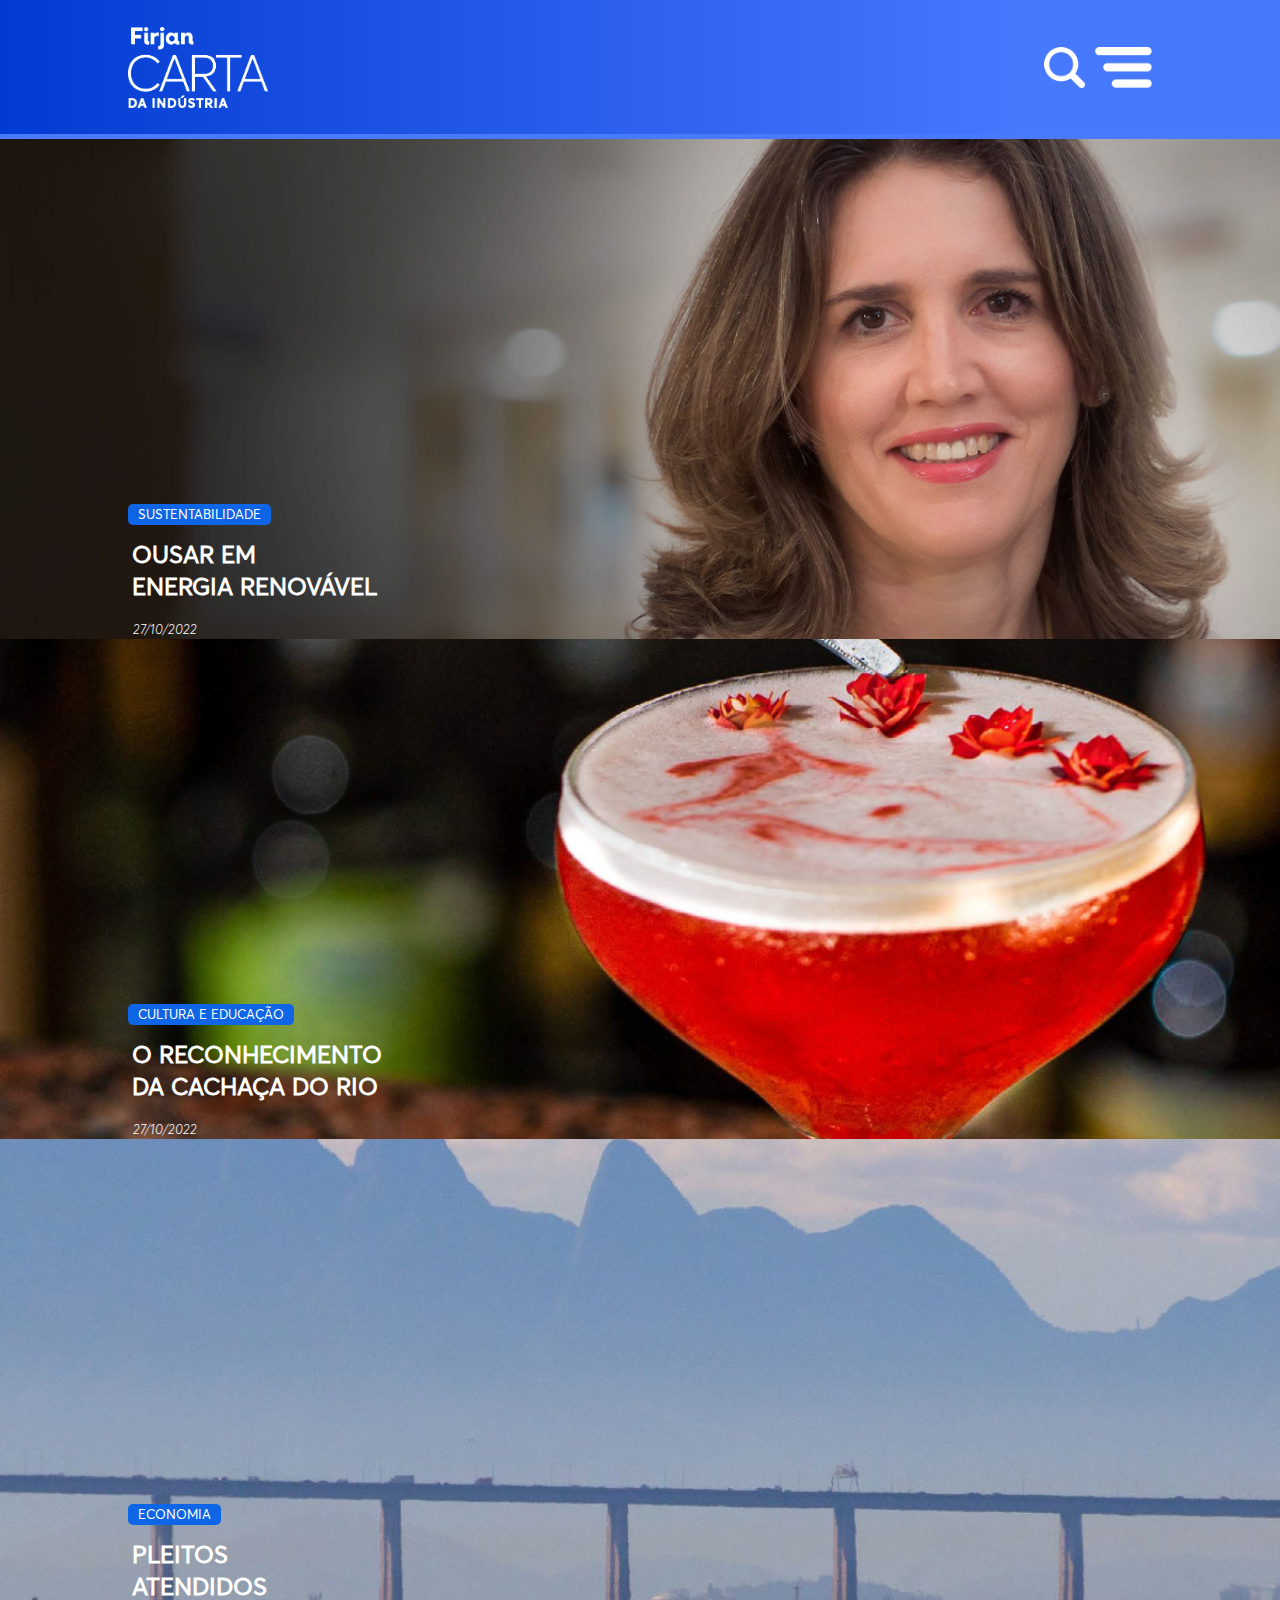
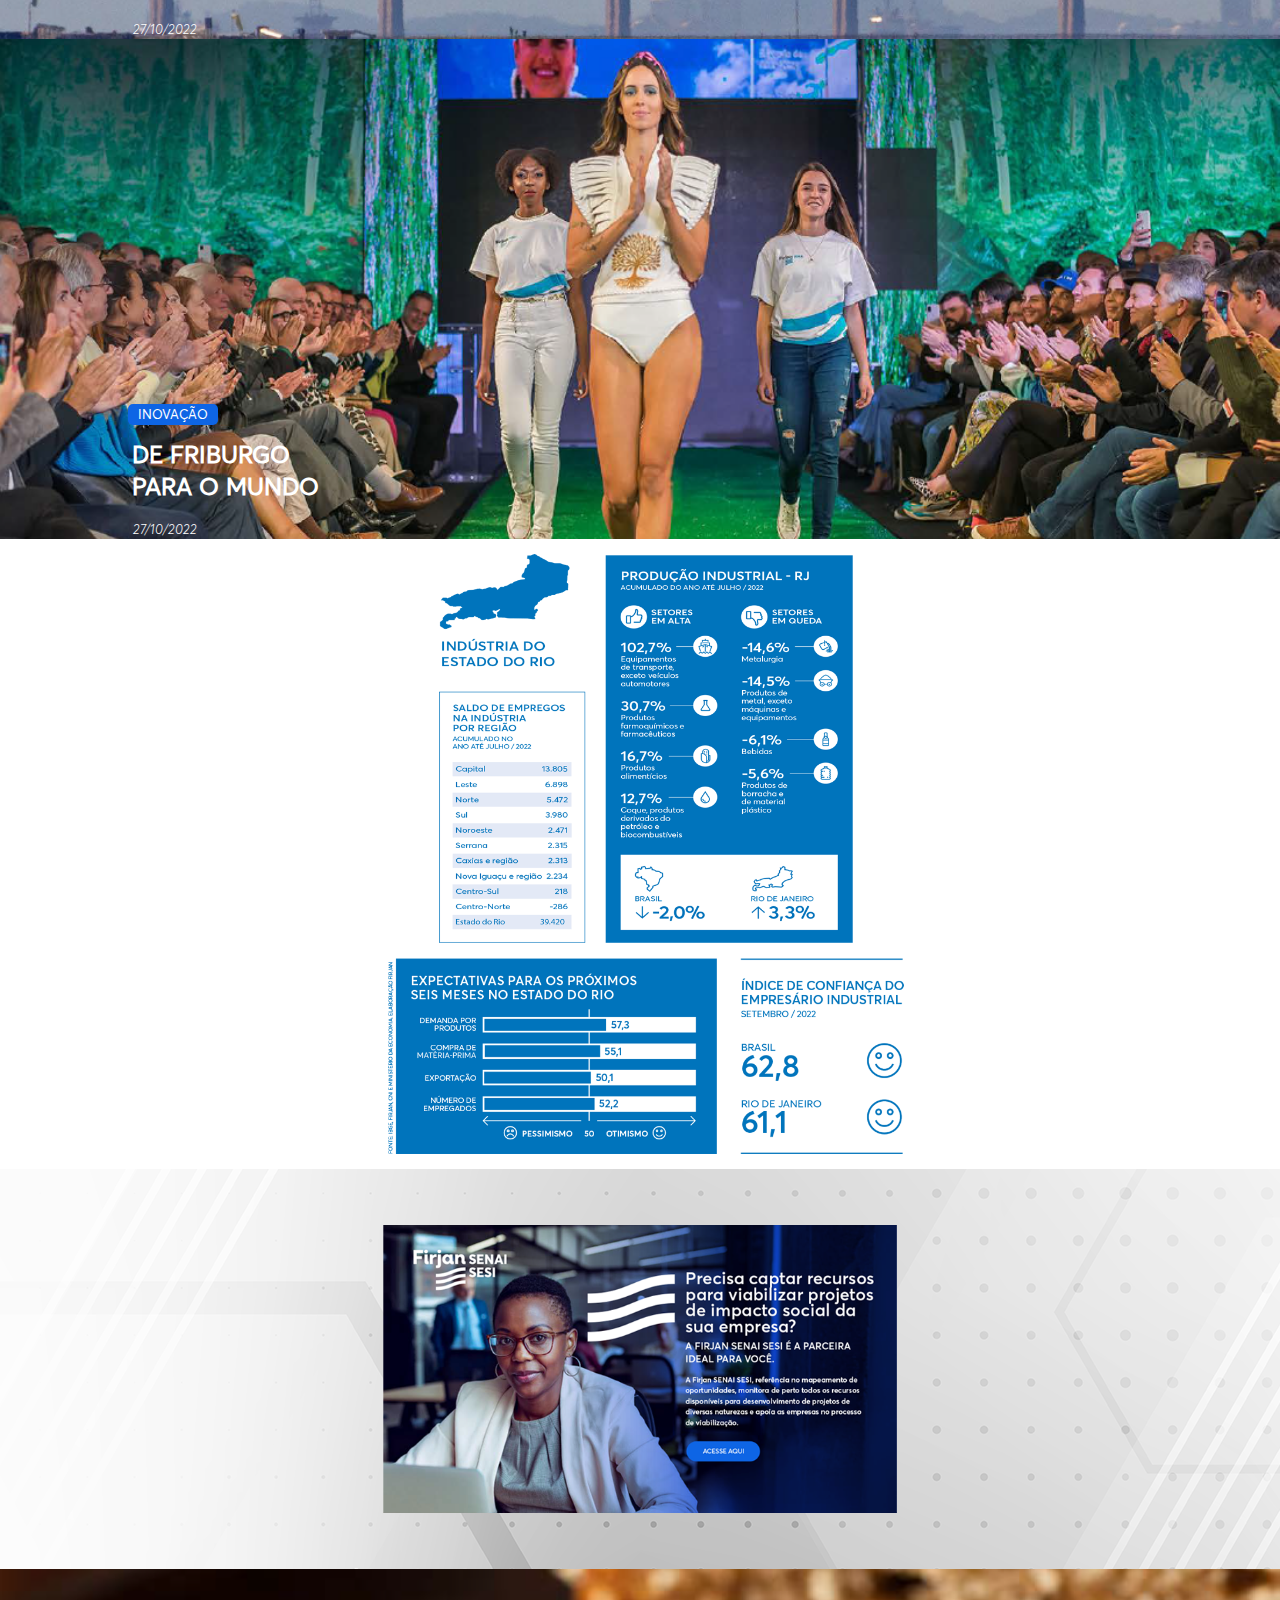
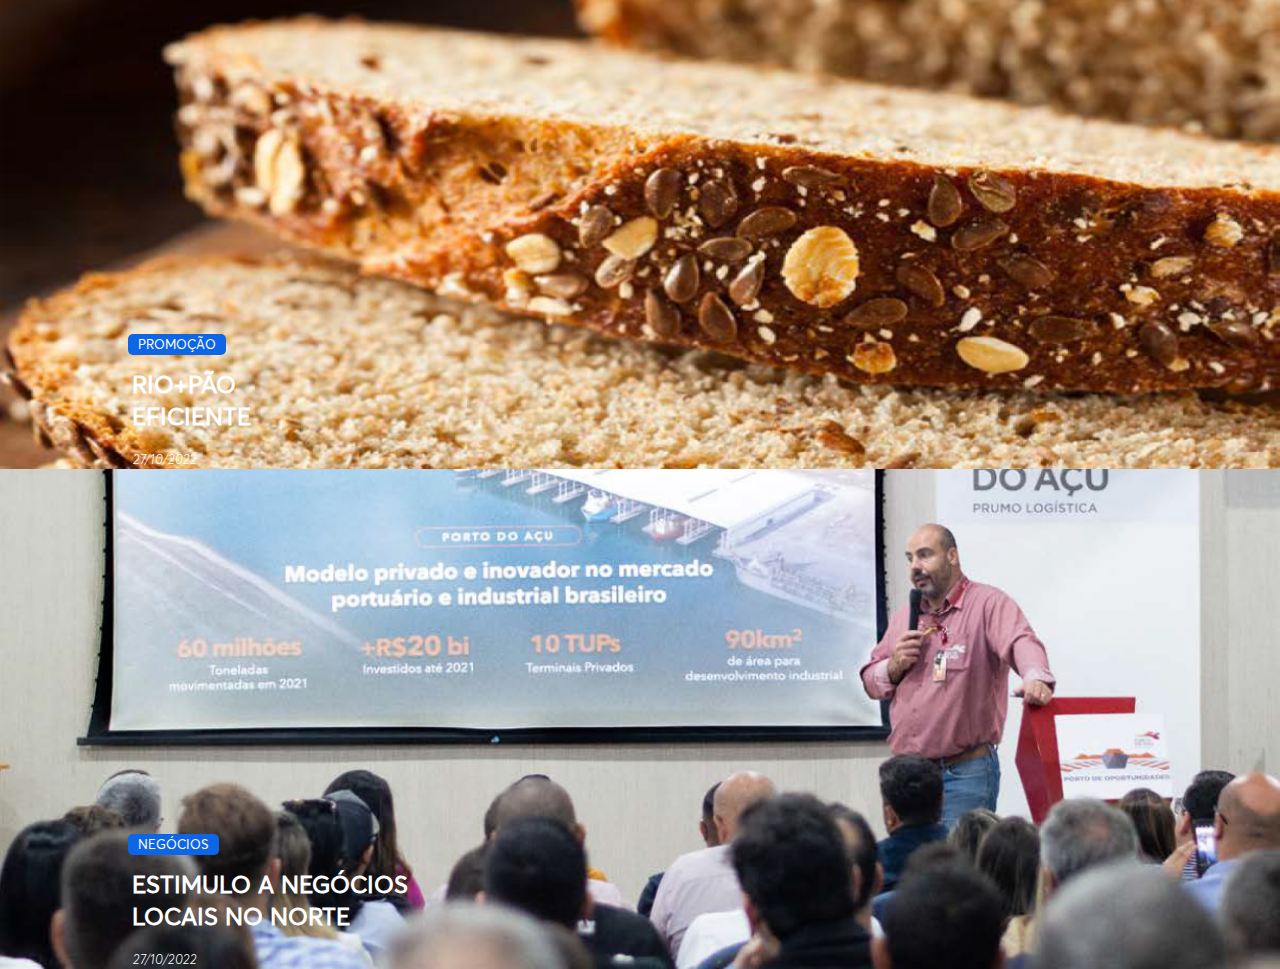
<file: index.html>
<!DOCTYPE html>
<html lang="pt-BR">

<head>
    <meta charset="UTF-8">
    <meta http-equiv="X-UA-Compatible" content="IE=edge">
    <meta name="viewport" content="width=device-width, initial-scale=1.0">
    <link rel="stylesheet" href="./css/style.css">
    <title>Carta da Indústria</title>
</head>

<body>
    <div class="spacing">
        <header class="header">
            <div class="header-navbar">
                <a href="index.html" class="a-logo"><img class="logo" src="assets/images/logo_v2b-2.png" alt="logo"></a>
                <div class="container">
                    <img class="search" src="assets/images/lupa.png" alt="buscar-logo">
                    <img class="close" src="assets/images/cancel.png" alt="buscar-logo">
                    <img class="menu_icon" src="assets/images/menu.png" alt="menu-icon">
                    <img class="close_menu" src="assets/images/cancel.png" alt="close-menu">
                </div>

                <div class="buscar">
                    <div class="buscar__search">
                        <input type="text" name="buscar" placeholder="Digite aqui sua busca...">
                        <a href="pages/search.html"><img class="buscar__search-img" src="assets/images/lupa2.png" alt="buscar-logo"></a>
                    </div>
                </div>
            </div>
            <div class="menu-align">
                <div class="menu">
                    <ul class="menu-lista">
                        <li><a href="index.html" class="selected">Início</a></li>
                        <details>
                            <summary>Categorias</summary>
                            <a href="./pages/categories.html"><li>Articulação</li></a>
                            <a href="./pages/categories.html"><li>Competitividade</li></a>
                            <a href="./pages/categories.html"><li>Economia</li></a>
                            <a href="./pages/categories.html"><li>Educação e Cultura</li></a>
                            <a href="./pages/categories.html"><li>Infraestrutura</li></a>
                            <a href="./pages/categories.html"><li>Inovação</li></a>
                            <a href="./pages/categories.html"><li>Institucional</li></a>
                            <a href="./pages/categories.html"><li>Negócios</li></a>
                            <a href="./pages/categories.html"><li>Regionais</li></a>
                            <a href="./pages/categories.html"><li>Sustentabilidade</li></a>
                            <a href="./pages/categories.html"><li>Promoção da Saude</li></a>
                            <hr>
                        </details>
                        <li><a href="/pages/about.html">Sobre a Carta</a></li>
                        <li><a href="https://www.firjan.com.br/publicacoes/informativos/carta-da-industria.htm" target="_blank">Edições antigas</a></li>
                        <li><a href="https://www.firjan.com.br/associe.htm" target="_blank">Associe-se</a></li>
                    </ul>
                    <div class="menu-footer">
                        <div class="social">
                            <a href="https://firjan.com.br/pagina-inicial.htm" target="_blank"><img class="logo_firjan" src="assets/images/logo_firjan.png" alt="Logo Firjan"></a>
                            <div> 
                                <a href="https://www.linkedin.com/company/firjan/" target="_blank"><img src="assets/images/linkdin.png" alt="linkedin"></a>
                                <a href="https://www.instagram.com/firjan/?hl=pt" target="_blank"><img src="assets/images/instagram.png" alt="instagram"></a>
                                <a href="https://www.facebook.com/firjanoficial" target="_blank"><img src="assets/images/facebook.png" alt="facebook"></a>
                                <a href="https://twitter.com/firjan" target="_blank"><img src="assets/images/twitter.png" alt="twitter"></a>
                                <a href="http://www.youtube.com/user/sistemafirjan" target="_blank"><img src="assets/images/youtube.png" alt="youtube"></a>
                            </div>
                        </div>
                    </div>
                </div>
            </div>
        </header>
        <div class="gap"></div>
        <main>
            <a href="./pages/post/energia.html">
                <section class="section">
                    <img src="assets/images/woman.png" alt="imagem-section">
                    <div class="texts">
                        <a href="./pages/categories.html" class="categoria">sustentabilidade</a>
                        <a href="./pages/post/energia.html">
                            <h2>OUSAR EM <br> ENERGIA RENOVÁVEL</h2>
                            <span>27/10/2022</span>
                        </a>
                    </div>
                </section>
            </a>

            <a href="#">
            <section class="section">
                <img src="assets/images/drink.png" alt="imagem-section">
                <div class="texts">
                    <a href="./pages/categories.html" class="categoria">cultura e educação</a>
                    <a href="#">    
                        <h2>O RECONHECIMENTO <br> DA CACHAÇA DO RIO</h2>
                        <span>27/10/2022</span>
                    </a>
                </div>
            </section>
            </a>

            <a href="#">
            <section class="section">
                <img src="assets/images/rio.png" alt="imagem-section">
                <div class="texts">
                    <a href="./pages/categories.html" class="categoria">Economia</a>
                    <a href="#"> 
                        <h2>PLEITOS<br> ATENDIDOS</h2>
                        <span>27/10/2022</span>
                    </a>
                </div>
            </section>
            </a>

            <a href="./pages/post/post.html">
                <section class="section">
                    <img src="assets/images/desfile.png" alt="imagem-section">
                    <div class="texts">
                        <a href="./pages/categories.html" class="categoria">inovação</a>
                        <a href="./pages/post/post.html"> 
                            <h2>DE FRIBURGO<br> PARA O MUNDO</h2>
                            <span>27/10/2022</span>
                        </a>
                    </div>
                </section>
            </a>

            <section class="grafico">
                <img src="assets/images/grafico.png" alt="grafico" >
            </section>
            
            <section class="ads">
                <span>Publicidade</span>
                <a href="#"><img src="assets/images/ads.png" alt="imagem-section"></a>
            </section>

            <a href="#">
            <section class="section">
                <img src="assets/images/pao.png" alt="imagem-section">
                <div class="texts">
                    <a href="./pages/categories.html" class="categoria">promoção</a>
                    <a href="#">
                        <h2>RIO+PÃO<br> EFICIENTE</h2>
                        <span>27/10/2022</span>
                    </a>
                </div>
            </section>
            </a>

            <a href="#">
            <section class="section">
                <img src="assets/images/reuniao.png" alt="imagem-section">
                <div class="texts">
                    <a href="./pages/categories.html" class="categoria">negócios</a>
                    <a href="#">
                        <h2>ESTIMULO A NEGÓCIOS<br> LOCAIS NO NORTE</h2>
                        <span>27/10/2022</span>
                    </a>
                </div>
            </section>
            </a>
        </main>
    </div>
    <script src="./js/script.js"></script>
</body>

</html>
</file>
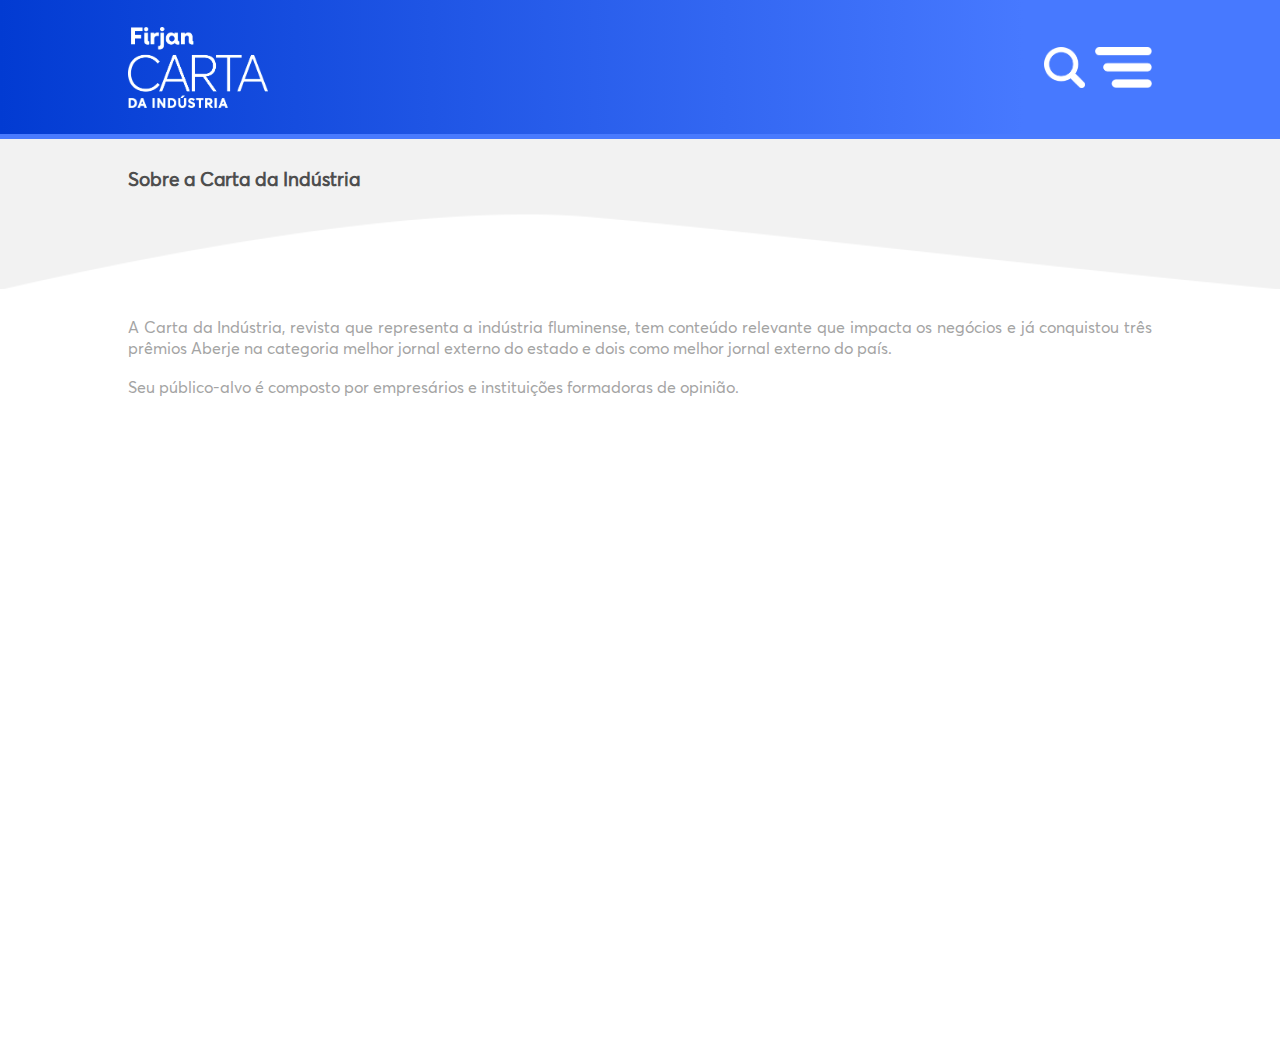
<file: pages/about.html>
<!DOCTYPE html>
<html lang="pt-BR">

<head>
    <meta charset="UTF-8">
    <meta http-equiv="X-UA-Compatible" content="IE=edge">
    <meta name="viewport" content="width=device-width, initial-scale=1.0">
    <link rel="stylesheet" href="../css/style.css">
    <title>Carta da Industria</title>
</head>

<body>
    <div class="spacing">
        <header class="header">
            <div class="header-navbar">
                <a href="../index.html" class="a-logo"><img class="logo" src="../assets/images/logo_v2b-2.png" alt="logo"></a>
                <div class="container">
                    <img class="search" src="../assets/images/lupa.png" alt="buscar-logo">
                    <img class="close" src="../assets/images/cancel.png" alt="buscar-logo">
                    <img class="menu_icon" src="../assets/images/menu.png" alt="menu-icon">
                    <img class="close_menu" src="../assets/images/cancel.png" alt="close-menu">
                </div>

                <div class="buscar">
                    <div class="buscar__search">
                        <input type="text" name="buscar" placeholder="Digite aqui sua busca...">
                        <a href="search.html"><img class="buscar__search-img" src="../assets/images/lupa2.png" alt="buscar-logo"></a>
                    </div>
                </div>
            </div>
            <div class="menu-align">
                <div class="menu">
                    <ul class="menu-lista">
                        <li><a href="../index.html">Início</a></li>
                        <details>
                            <summary>Categorias</summary>
                            <a href="categories.html"><li>Articulação</li></a>
                            <a href="categories.html"><li>Competitividade</li></a>
                            <a href="categories.html"><li>Economia</li></a>
                            <a href="categories.html"><li>Educação e Cultura</li></a>
                            <a href="categories.html"><li>Infraestrutura</li></a>
                            <a href="categories.html"><li>Inovação</li></a>
                            <a href="categories.html"><li>Institucional</li></a>
                            <a href="categories.html"><li>Negócios</li></a>
                            <a href="categories.html"><li>Regionais</li></a>
                            <a href="categories.html"><li>Sustentabilidade</li></a>
                            <a href="categories.html"><li>Promoção da Saude</li></a>
                            <hr>
                        </details>
                        <li><a href="#" class="selected">Sobre a Carta</a></li>
                        <li><a href="https://www.firjan.com.br/publicacoes/informativos/carta-da-industria.htm" target="_blank">Edições antigas</a></li>
                        <li><a href="https://www.firjan.com.br/associe.htm" target="_blank">Associe-se</a></li>
                    </ul>
                    <div class="menu-footer">
                        <div class="social">
                            <a href="https://firjan.com.br/pagina-inicial.htm" target="_blank"><img class="logo_firjan" src="../assets/images/logo_firjan.png" alt="Logo Firjan"></a>
                            <div> 
                                <a href="https://www.linkedin.com/company/firjan/" target="_blank"><img src="../assets/images/linkdin.png" alt="linkedin"></a>
                                <a href="https://www.instagram.com/firjan/?hl=pt" target="_blank"><img src="../assets/images/instagram.png" alt="instagram"></a>
                                <a href="https://www.facebook.com/firjanoficial" target="_blank"><img src="../assets/images/facebook.png" alt="facebook"></a>
                                <a href="https://twitter.com/firjan" target="_blank"><img src="../assets/images/twitter.png" alt="twitter"></a>
                                <a href="http://www.youtube.com/user/sistemafirjan" target="_blank"><img src="../assets/images/youtube.png" alt="youtube"></a>
                            </div>
                        </div>
                    </div>
                </div>
            </div>
        </header>
        <div class="gap"></div>
        <main class="main__pages">
            <div class="about__header">
                <h2>Sobre a Carta da Indústria</h2>
                <img src="../assets/images/background-wave.png" alt="background-wave">
            </div>
            <div class="about__content">
                <p class="about__content-text">
                    A Carta da Indústria, revista que representa a indústria fluminense, tem conteúdo relevante que impacta os negócios e já conquistou três prêmios Aberje na categoria melhor jornal externo do estado e dois como melhor jornal externo do país.
                </p>
                <p class="about__content-text">
                    Seu público-alvo é composto por empresários e instituições formadoras de opinião.
                </p>
            </div>
        </main>

    </div>



    <script src="../js/script.js"></script>
</body>

</html>
</file>
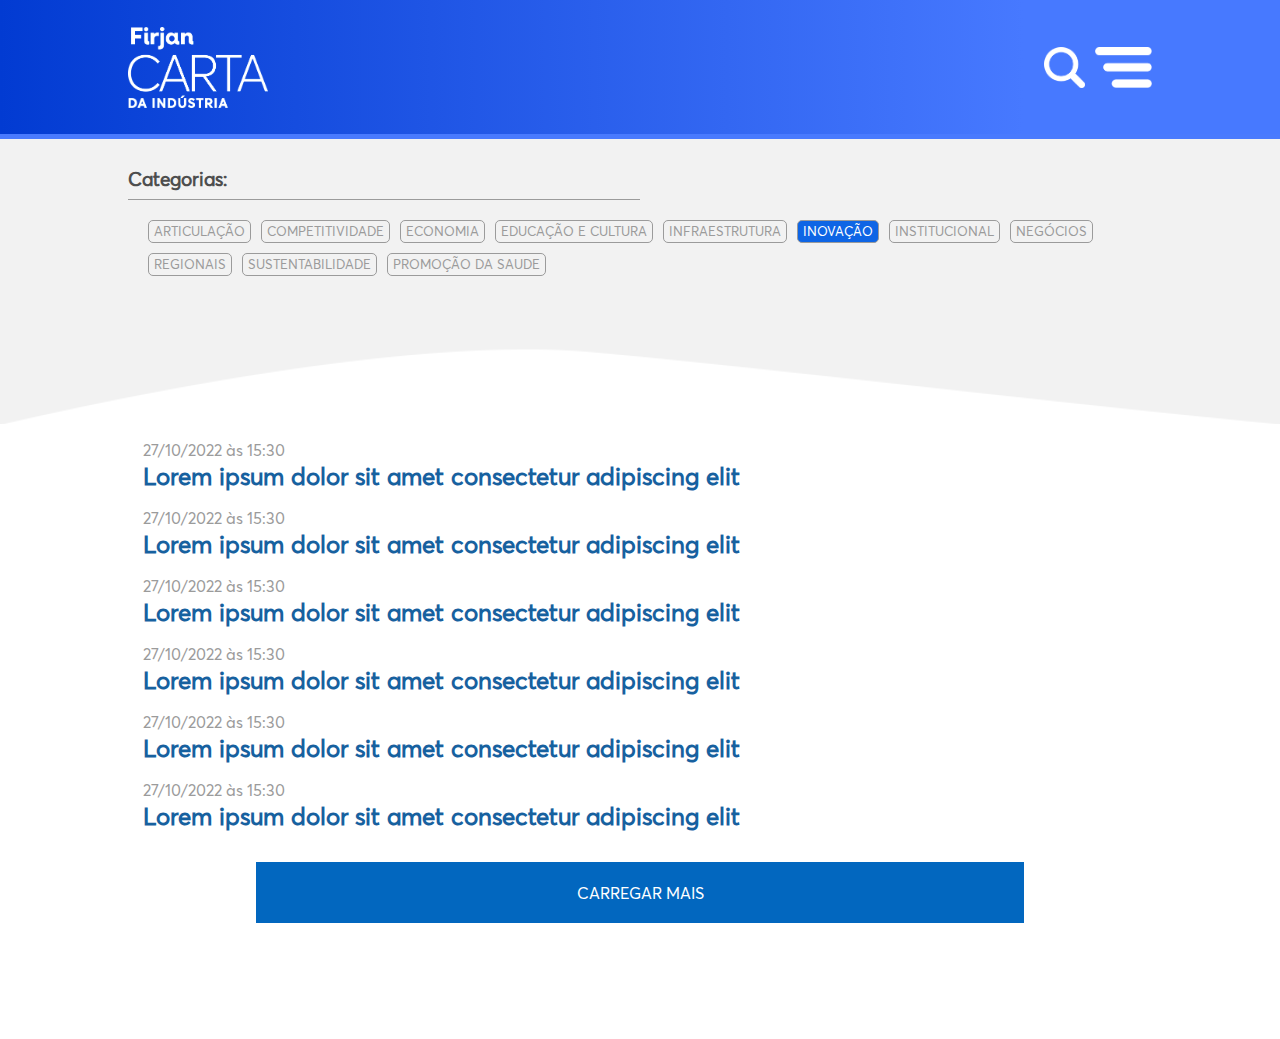
<file: pages/categories.html>
<!DOCTYPE html>
<html lang="pt-BR">

<head>
    <meta charset="UTF-8">
    <meta http-equiv="X-UA-Compatible" content="IE=edge">
    <meta name="viewport" content="width=device-width, initial-scale=1.0">
    <link rel="stylesheet" href="../css/style.css">
    <title>Carta da Industria</title>
</head>

<body>
    <div class="spacing">
        <header class="header">
            <div class="header-navbar">
                <a href="../index.html" class="a-logo"><img class="logo" src="../assets/images/logo_v2b-2.png" alt="logo"></a>
                <div class="container">
                    <img class="search" src="../assets/images/lupa.png" alt="buscar-logo">
                    <img class="close" src="../assets/images/cancel.png" alt="buscar-logo">
                    <img class="menu_icon" src="../assets/images/menu.png" alt="menu-icon">
                    <img class="close_menu" src="../assets/images/cancel.png" alt="close-menu">
                </div>

                <div class="buscar">
                    <div class="buscar__search">
                        <input type="text" name="buscar" placeholder="Digite aqui sua busca...">
                        <a href="search.html"><img class="buscar__search-img" src="../assets/images/lupa2.png" alt="buscar-logo"></a>
                    </div>
                </div>
            </div>
            <div class="menu-align">
                <div class="menu">
                    <ul class="menu-lista">
                        <li><a href="../index.html">Início</a></li>
                        <details>
                            <summary class="selected">Categorias</summary>
                            <a href="#"><li>Articulação</li></a>
                            <a href="#"><li>Competitividade</li></a>
                            <a href="#"><li>Economia</li></a>
                            <a href="#"><li>Educação e Cultura</li></a>
                            <a href="#"><li>Infraestrutura</li></a>
                            <a href="#"><li>Inovação</li></a>
                            <a href="#"><li>Institucional</li></a>
                            <a href="#"><li>Negócios</li></a>
                            <a href="#"><li>Regionais</li></a>
                            <a href="#"><li>Sustentabilidade</li></a>
                            <a href="#"><li>Promoção da Saude</li></a>
                            <hr>
                        </details>
                        <li><a href="about.html">Sobre a Carta</a></li>
                        <li><a href="https://www.firjan.com.br/publicacoes/informativos/carta-da-industria.htm" target="_blank">Edições antigas</a></li>
                        <li><a href="https://www.firjan.com.br/associe.htm" target="_blank">Associe-se</a></li>
                    </ul>
                    <div class="menu-footer">
                        <div class="social">
                            <a href="https://firjan.com.br/pagina-inicial.htm" target="_blank"><img class="logo_firjan" src="../assets/images/logo_firjan.png" alt="Logo Firjan"></a>
                            <div> 
                                <a href="https://www.linkedin.com/company/firjan/" target="_blank"><img src="../assets/images/linkdin.png" alt="linkedin"></a>
                                <a href="https://www.instagram.com/firjan/?hl=pt" target="_blank"><img src="../assets/images/instagram.png" alt="instagram"></a>
                                <a href="https://www.facebook.com/firjanoficial" target="_blank"><img src="../assets/images/facebook.png" alt="facebook"></a>
                                <a href="https://twitter.com/firjan" target="_blank"><img src="../assets/images/twitter.png" alt="twitter"></a>
                                <a href="http://www.youtube.com/user/sistemafirjan" target="_blank"><img src="../assets/images/youtube.png" alt="youtube"></a>
                            </div>
                        </div>
                    </div>
                </div>
            </div>
        </header>
        <div class="gap"></div>
        <main class="main__pages">
            <div class="categories">

                <div>
                    <h2>Categorias:</h2>
                    <div class="categories__options">
                        <button class="btn__categories">articulação</button>
                        <button class="btn__categories">Competitividade</button>
                        <button class="btn__categories">economia</button>
                        <button class="btn__categories">educação e cultura</button>
                        <button class="btn__categories">infraestrutura</button>
                        <button class="btn__categories btn__categories-active">inovação</button>
                        <button class="btn__categories">institucional</button>
                        <button class="btn__categories">negócios</button>
                        <button class="btn__categories">regionais</button>
                        <button class="btn__categories">sustentabilidade</button>
                        <button class="btn__categories">promoção da saude</button>                  
                    </div>
                </div>

                <img src="../assets/images/background-wave.png" alt="background-wave">
            </div>

            <div class="filter">

                <section>
                    <span>27/10/2022 às 15:30</span>
                    <a href="/pages/post/energia.html"><h2>Lorem ipsum dolor sit amet consectetur adipiscing elit</h2></a>
                </section>
                <section>
                    <span>27/10/2022 às 15:30</span>
                    <a href="/pages/post/energia.html"><h2>Lorem ipsum dolor sit amet consectetur adipiscing elit</h2></a>
                </section>
                <section>
                    <span>27/10/2022 às 15:30</span>
                    <a href="/pages/post/energia.html"><h2>Lorem ipsum dolor sit amet consectetur adipiscing elit</h2></a>
                </section>
                <section>
                    <span>27/10/2022 às 15:30</span>
                    <a href="/pages/post/energia.html"><h2>Lorem ipsum dolor sit amet consectetur adipiscing elit</h2></a>
                </section>
                <section>
                    <span>27/10/2022 às 15:30</span>
                    <a href="/pages/post/energia.html"><h2>Lorem ipsum dolor sit amet consectetur adipiscing elit</h2></a>
                </section>
                <section>
                    <span>27/10/2022 às 15:30</span>
                    <a href="/pages/post/energia.html"><h2>Lorem ipsum dolor sit amet consectetur adipiscing elit</h2></a>
                </section>
            </div>


            <button class="load">
                CARREGAR MAIS
            </button>
        </main>

    </div>



    <script src="../js/script.js"></script>
</body>

</html>
</file>
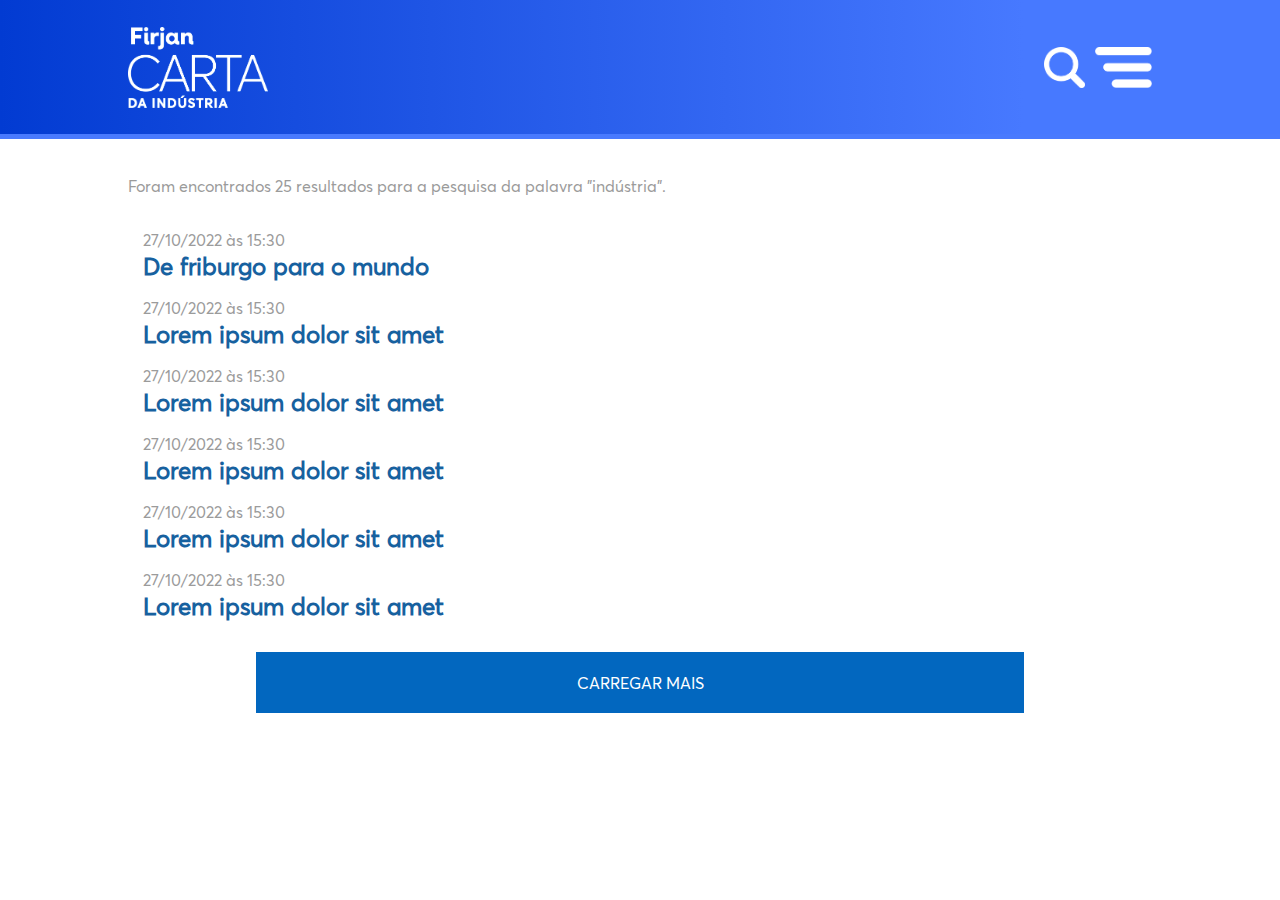
<file: pages/search.html>
<!DOCTYPE html>
<html lang="en">

<head>
    <meta charset="UTF-8">
    <meta http-equiv="X-UA-Compatible" content="IE=edge">
    <meta name="viewport" content="width=device-width, initial-scale=1.0">
    <link rel="stylesheet" href="../css/style.css">
    <title>Carta da Industria</title>
</head>

<body>
    <div class="spacing">
        <header class="header">
            <div class="header-navbar">
                <a href="../index.html" class="a-logo"><img class="logo" src="../assets/images/logo_v2b-2.png" alt="logo"></a>
                <div class="container">
                    <img class="search" src="../assets/images/lupa.png" alt="buscar-logo">
                    <img class="close" src="../assets/images/cancel.png" alt="buscar-logo">
                    <img class="menu_icon" src="../assets/images/menu.png" alt="menu-icon">
                    <img class="close_menu" src="../assets/images/cancel.png" alt="close-menu">
                </div>

                <div class="buscar">
                    <div class="buscar__search">
                        <input type="text" name="buscar" placeholder="Digite aqui sua busca...">
                        <a href="#"><img class="buscar__search-img" src="../assets/images/lupa2.png" alt="buscar-logo"></a>
                    </div>
                </div>
            </div>
            <div class="menu-align">
                <div class="menu">
                    <ul class="menu-lista">
                        <li><a href="../index.html">Início</a></li>
                        <details>
                            <summary>Categorias</summary>
                            <a href="categories.html"><li>Articulação</li></a>
                            <a href="categories.html"><li>Competitividade</li></a>
                            <a href="categories.html"><li>Economia</li></a>
                            <a href="categories.html"><li>Educação e Cultura</li></a>
                            <a href="categories.html"><li>Infraestrutura</li></a>
                            <a href="categories.html"><li>Inovação</li></a>
                            <a href="categories.html"><li>Institucional</li></a>
                            <a href="categories.html"><li>Negócios</li></a>
                            <a href="categories.html"><li>Regionais</li></a>
                            <a href="categories.html"><li>Sustentabilidade</li></a>
                            <a href="categories.html"><li>Promoção da Saude</li></a>
                            <hr>
                        </details>
                        <li><a href="#">Sobre a Carta</a></li>
                        <li><a href="#">Edições antigas</a></li>
                        <li><a href="#">Associe-se</a></li>
                    </ul>
                    <div class="menu-footer">
                        <div class="social">
                            <a href="https://firjan.com.br/pagina-inicial.htm" target="_blank"><img class="logo_firjan" src="../assets/images/logo_firjan.png" alt="Logo Firjan"></a>
                            <div> 
                                <a href="https://www.linkedin.com/company/firjan/" target="_blank"><img src="../assets/images/linkdin.png" alt="linkedin"></a>
                                <a href="https://www.instagram.com/firjan/?hl=pt" target="_blank"><img src="../assets/images/instagram.png" alt="instagram"></a>
                                <a href="https://www.facebook.com/firjanoficial" target="_blank"><img src="../assets/images/facebook.png" alt="facebook"></a>
                                <a href="https://twitter.com/firjan" target="_blank"><img src="../assets/images/twitter.png" alt="twitter"></a>
                                <a href="http://www.youtube.com/user/sistemafirjan" target="_blank"><img src="../assets/images/youtube.png" alt="youtube"></a>
                            </div>
                        </div>
                    </div>
                </div>
            </div>
        </header>
        <div class="gap"></div>
        <main class="main__categories">
            <div class="categoriesSearch">

                <div class="categories__search">
                    <p>Foram encontrados 25 resultados para a pesquisa da palavra "indústria".</p>
                </div>

            </div>

            <div class="filter">

                <section>
                    <span>27/10/2022 às 15:30</span>
                    <h2>De friburgo para o mundo</h2>
                </section>

                <section>
                    <span>27/10/2022 às 15:30</span>
                    <h2>Lorem ipsum dolor sit amet </h2>
                </section>

                <section>
                    <span>27/10/2022 às 15:30</span>
                    <h2>Lorem ipsum dolor sit amet </h2>
                </section>

                <section>
                    <span>27/10/2022 às 15:30</span>
                    <h2>Lorem ipsum dolor sit amet </h2>
                </section>

                <section>
                    <span>27/10/2022 às 15:30</span>
                    <h2>Lorem ipsum dolor sit amet </h2>
                </section>

                <section>
                    <span>27/10/2022 às 15:30</span>
                    <h2>Lorem ipsum dolor sit amet </h2>
                </section>

            </div>


            <button class="load">
                CARREGAR MAIS
            </button>
        </main>

    </div>



    <script src="../js/script.js"></script>
</body>

</html>
</file>
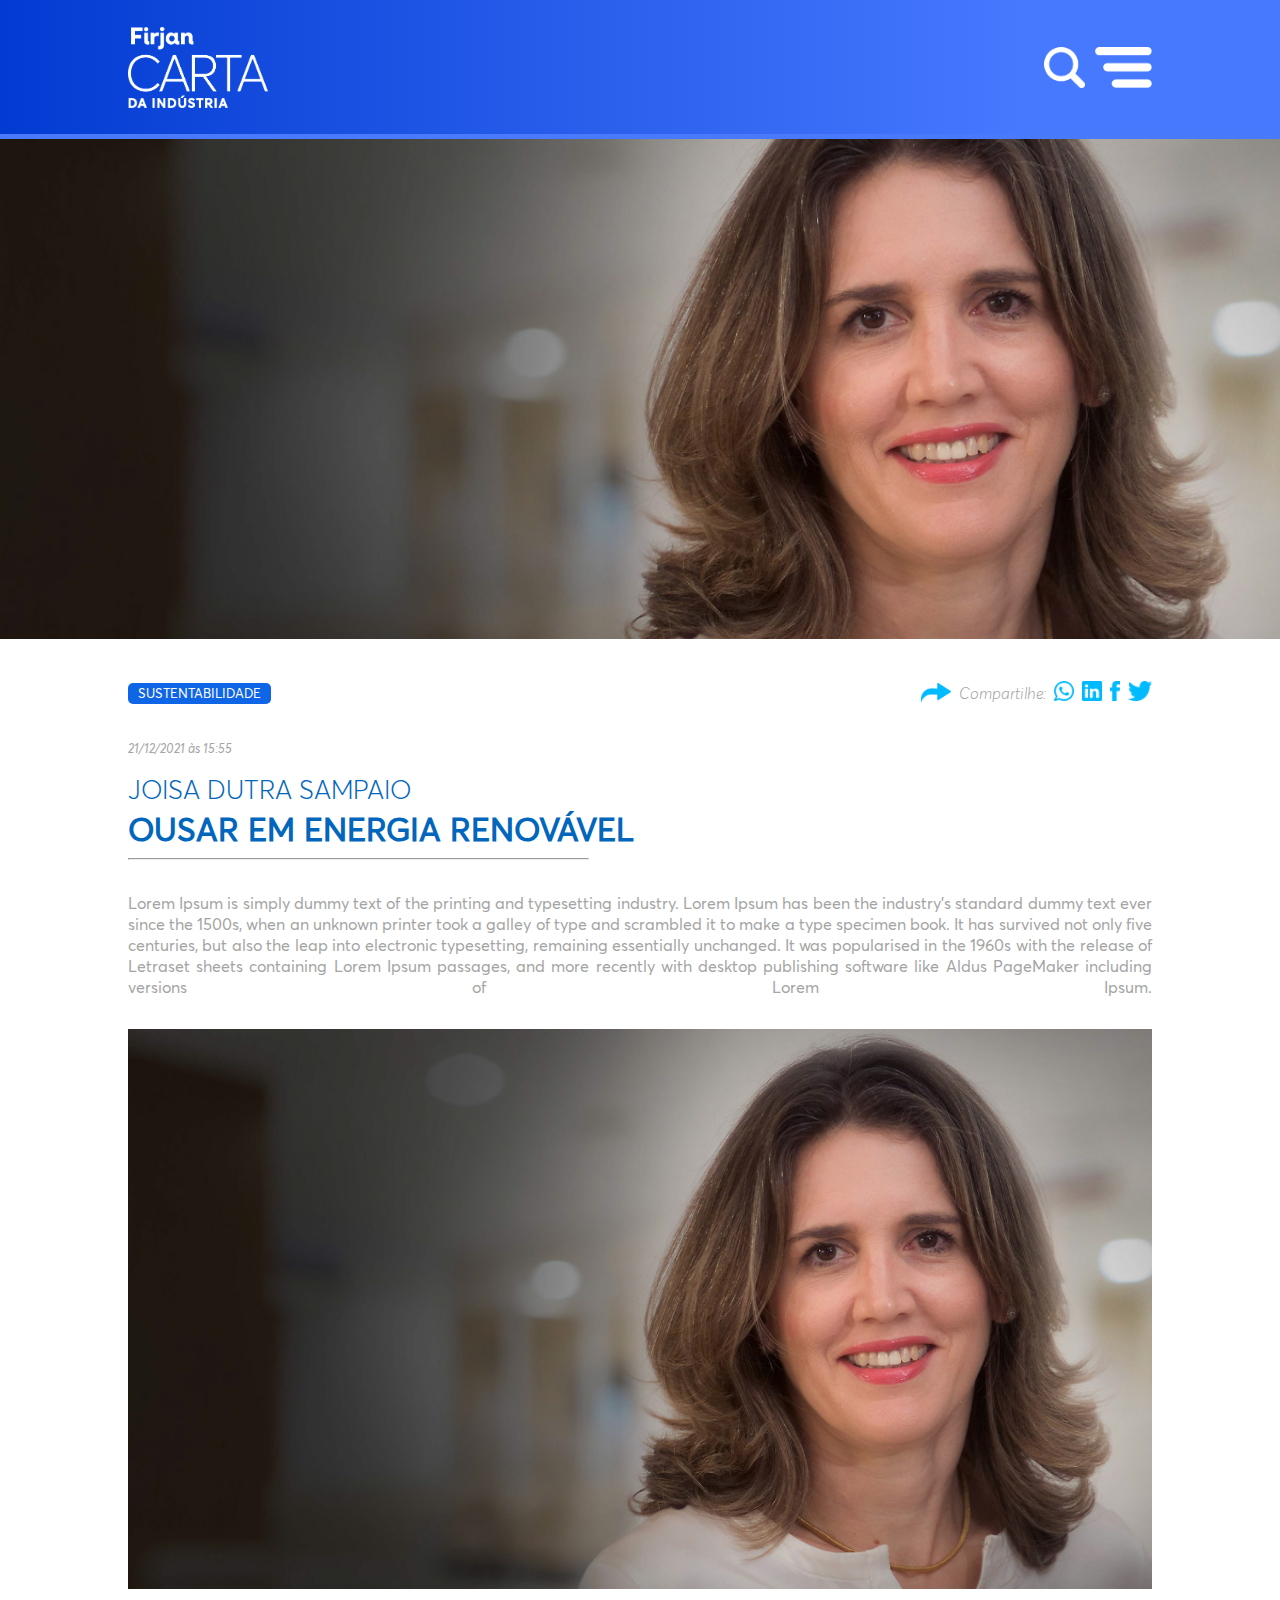
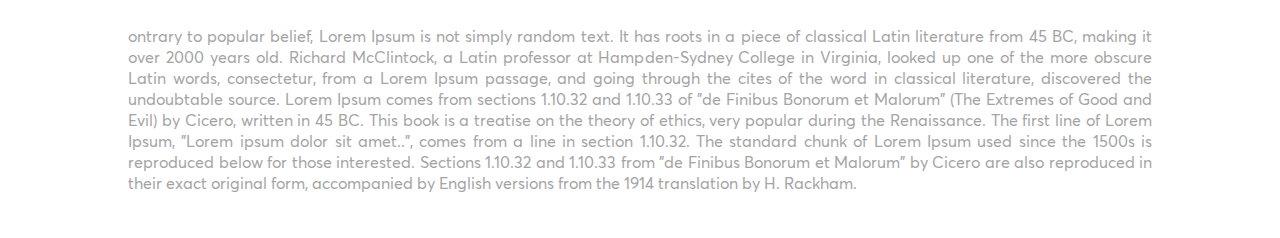
<file: pages/post/energia.html>
<!DOCTYPE html>
<html lang="pt-br">
<head>
    <meta charset="UTF-8">
    <meta http-equiv="X-UA-Compatible" content="IE=edge">
    <meta name="viewport" content="width=device-width, initial-scale=1.0">
    <link rel="stylesheet" href="../../css/style.css" />
    <link rel="stylesheet" href="css/post.css" />
    <title>Post</title>
</head>
<body>
    <div class="spacing">
        <header class="header">
            <div class="header-navbar">
                <a href="../../index.html" class="a-logo"><img class="logo" src="../../assets/images/logo_v2b-2.png" alt="logo"></a>
                <div class="container">
                    <img class="search" src="../../assets/images/lupa.png" alt="buscar-logo">
                    <img class="close" src="../../assets/images/cancel.png" alt="buscar-logo">
                    <img class="menu_icon" src="../../assets/images/menu.png" alt="menu-icon">
                    <img class="close_menu" src="../../assets/images/cancel.png" alt="close-menu">
                </div>

                <div class="buscar">
                    <div class="buscar__search">
                        <input type="text" name="buscar" placeholder="Digite aqui sua busca...">
                        <a href="../search.html"><img class="buscar__search-img" src="../../assets/images/lupa2.png" alt="buscar-logo"></a>
                    </div>
                </div>
            </div>
            <div class="menu-align">
                <div class="menu">
                    <ul class="menu-lista">
                        <li><a href="../../index.html">Início</a></li>
                        <details>
                            <summary>Categorias</summary>
                            <a href="../categories.html"><li>Articulação</li></a>
                            <a href="../categories.html"><li>Competitividade</li></a>
                            <a href="../categories.html"><li>Economia</li></a>
                            <a href="../categories.html"><li>Educação e Cultura</li></a>
                            <a href="../categories.html"><li>Infraestrutura</li></a>
                            <a href="../categories.html"><li>Inovação</li></a>
                            <a href="../categories.html"><li>Institucional</li></a>
                            <a href="../categories.html"><li>Negócios</li></a>
                            <a href="../categories.html"><li>Regionais</li></a>
                            <a href="../categories.html"><li>Sustentabilidade</li></a>
                            <a href="../categories.html"><li>Promoção da Saude</li></a>
                            <hr>
                        </details>
                        <li><a href="../about.html">Sobre a Carta</a></li>
                        <li><a href="https://www.firjan.com.br/publicacoes/informativos/carta-da-industria.htm" target="_blank">Edições antigas</a></li>
                        <li><a href="https://www.firjan.com.br/associe.htm" target="_blank">Associe-se</a></li>
                    </ul>
                    <div class="menu-footer">
                        <div class="social">
                            <a href="https://firjan.com.br/pagina-inicial.htm" target="_blank"><img class="logo_firjan" src="../../assets/images/logo_firjan.png" alt="Logo Firjan"></a>
                            <div> 
                                <a href="https://www.linkedin.com/company/firjan/" target="_blank"><img src="../../assets/images/linkdin.png" alt="linkedin"></a>
                                <a href="https://www.instagram.com/firjan/?hl=pt" target="_blank"><img src="../../assets/images/instagram.png" alt="instagram"></a>
                                <a href="https://www.facebook.com/firjanoficial" target="_blank"><img src="../../assets/images/facebook.png" alt="facebook"></a>
                                <a href="https://twitter.com/firjan" target="_blank"><img src="../../assets/images/twitter.png" alt="twitter"></a>
                                <a href="http://www.youtube.com/user/sistemafirjan" target="_blank"><img src="../../assets/images/youtube.png" alt="youtube"></a>
                            </div>
                        </div>
                    </div>
                </div>
            </div>
        </header>
        <div class="gap"></div>
        
        <main>
            <img class="main-img" src="../../assets/images/woman.png" alt="Imagem da postagem X" />
            <div class="content">
                <div class="content-header">
                    <div class="category-share">
                        <!-- <div class="category"> -->
                        <a href="../categories.html" class="categoria">sustentabilidade</a>
                        <!-- </div> -->
                        <div class="share">
                            <img src="assets/share.png" alt="Compartilhar" />
                            <span>Compartilhe: </span>
                            <a href="#"><img src="assets/whatsapp-share.png" alt="WhatsApp" /></a>
                            <a href="#"><img src="assets/linkedin-share.png" alt="LinkedIn" /></a>
                            <a href="#"><img src="assets/facebook-share.png" alt="Facebook" /></a>
                            <a href="#"><img src="assets/twitter-share.png" alt="Twitter" /></a>
                        </div>
                    </div>
                    <div class="content-title">
                        <p class="content-datetime">21/12/2021 às 15:55</p>
                        <h1 class="title"><span>Joisa Dutra Sampaio<br></span>Ousar em Energia Renovável</h1>
                        <hr />
                    </div>
                </div>
                <p class="content-text">
                    Lorem Ipsum is simply dummy text of the printing and typesetting industry. Lorem Ipsum has been the industry's standard dummy text ever since the 1500s, when an unknown printer took a galley of type and scrambled it to make a type specimen book. It has survived not only five centuries, but also the leap into electronic typesetting, remaining essentially unchanged. It was popularised in the 1960s with the release of Letraset sheets containing Lorem Ipsum passages, and more recently with desktop publishing software like Aldus PageMaker including versions of Lorem Ipsum.
                    <img src="../../assets/images/woman.png" alt="" />
                    ontrary to popular belief, Lorem Ipsum is not simply random text. It has roots in a piece of classical Latin literature from 45 BC, making it over 2000 years old. Richard McClintock, a Latin professor at Hampden-Sydney College in Virginia, looked up one of the more obscure Latin words, consectetur, from a Lorem Ipsum passage, and going through the cites of the word in classical literature, discovered the undoubtable source. Lorem Ipsum comes from sections 1.10.32 and 1.10.33 of "de Finibus Bonorum et Malorum" (The Extremes of Good and Evil) by Cicero, written in 45 BC. This book is a treatise on the theory of ethics, very popular during the Renaissance. The first line of Lorem Ipsum, "Lorem ipsum dolor sit amet..", comes from a line in section 1.10.32.
The standard chunk of Lorem Ipsum used since the 1500s is reproduced below for those interested. Sections 1.10.32 and 1.10.33 from "de Finibus Bonorum et Malorum" by Cicero are also reproduced in their exact original form, accompanied by English versions from the 1914 translation by H. Rackham.
                </p>
            </div>
        </main>
    </div>
    
    <script src="../../js/script.js"></script>
</body>
</html>
</file>
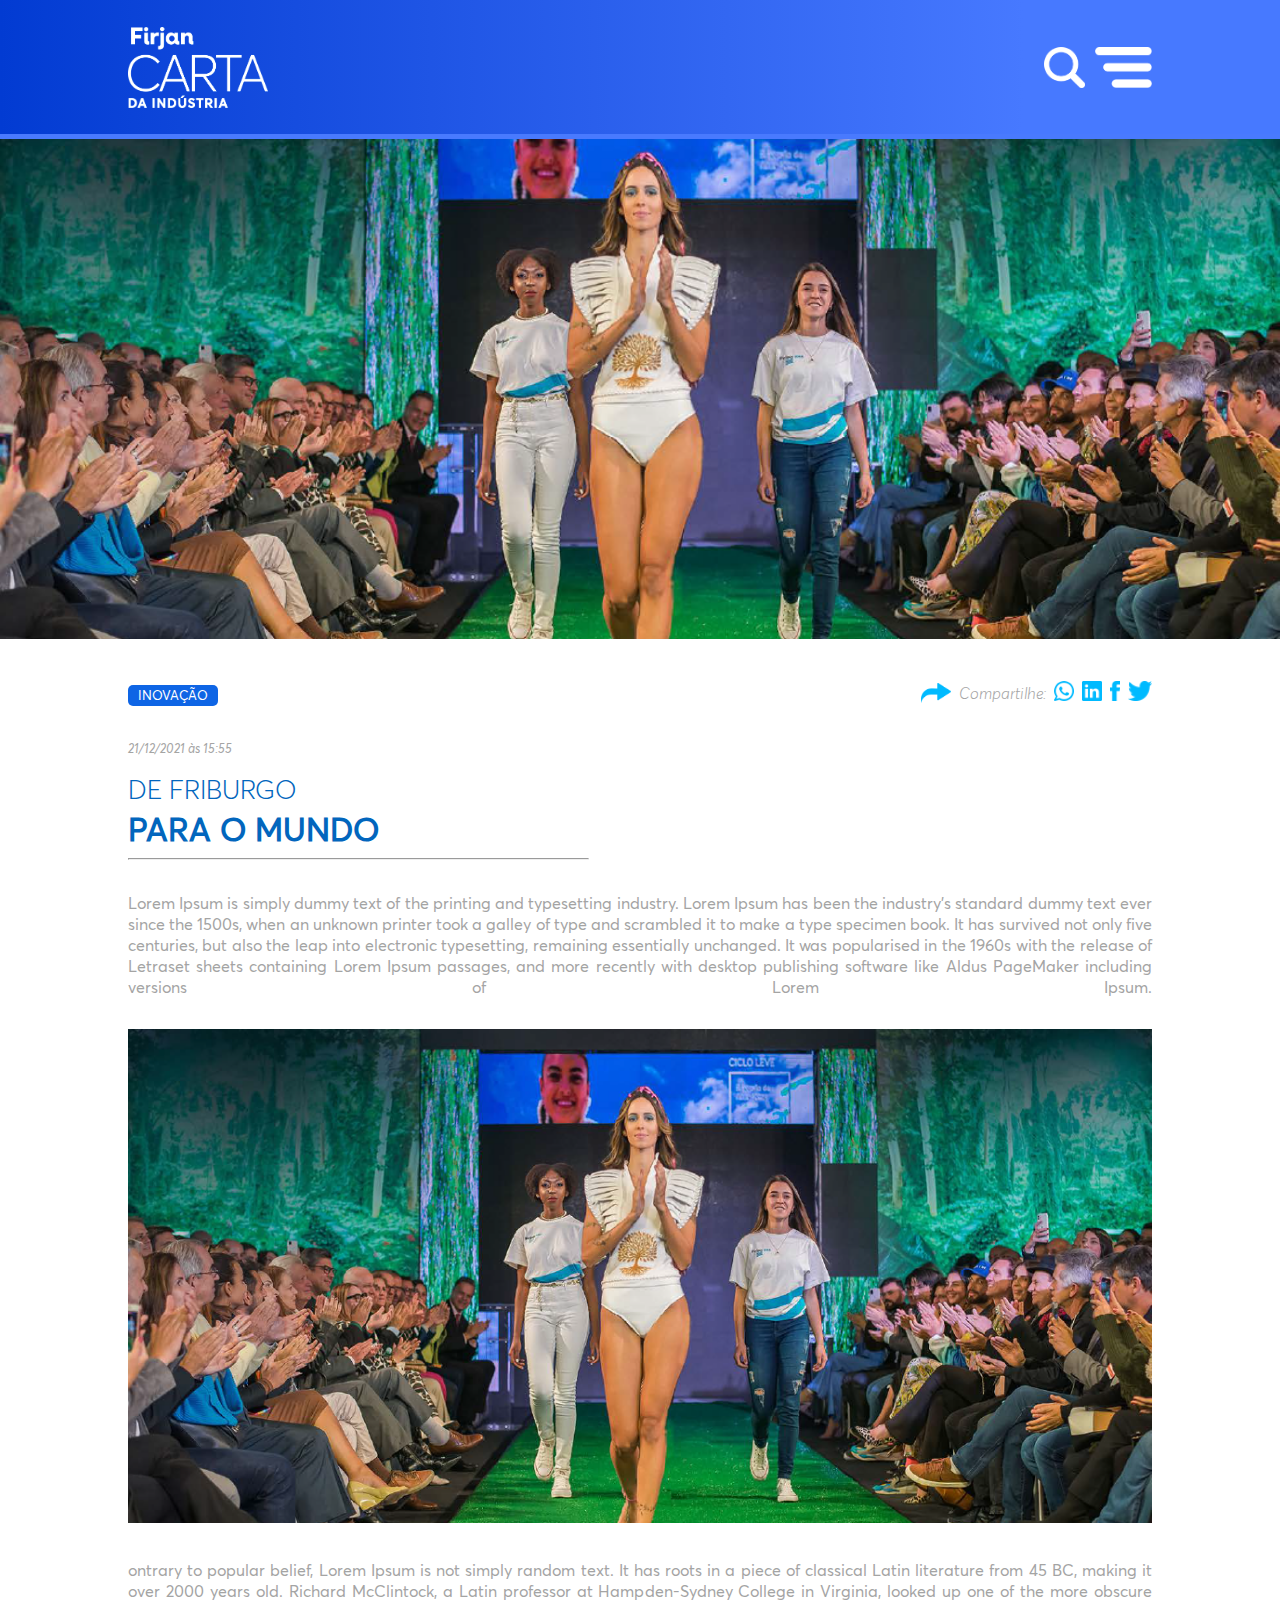
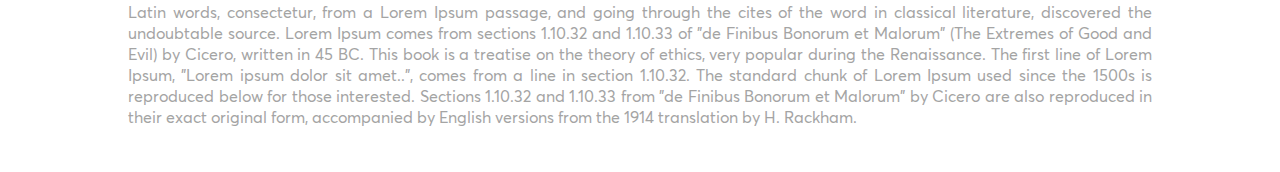
<file: pages/post/post.html>
<!DOCTYPE html>
<html lang="pt-br">
<head>
    <meta charset="UTF-8">
    <meta http-equiv="X-UA-Compatible" content="IE=edge">
    <meta name="viewport" content="width=device-width, initial-scale=1.0">
    <link rel="stylesheet" href="../../css/style.css" />
    <link rel="stylesheet" href="css/post.css" />
    <title>Post</title>
</head>
<body>
    <div class="spacing">
        <header class="header">
            <div class="header-navbar">
                <a href="../../index.html" class="a-logo"><img class="logo" src="../../assets/images/logo_v2b-2.png" alt="logo"></a>
                <div class="container">
                    <img class="search" src="../../assets/images/lupa.png" alt="buscar-logo">
                    <img class="close" src="../../assets/images/cancel.png" alt="buscar-logo">
                    <img class="menu_icon" src="../../assets/images/menu.png" alt="menu-icon">
                    <img class="close_menu" src="../../assets/images/cancel.png" alt="close-menu">
                </div>

                <div class="buscar">
                    <div class="buscar__search">
                        <input type="text" name="buscar" placeholder="Digite aqui sua busca...">
                        <a href="../search.html"><img class="buscar__search-img" src="../../assets/images/lupa2.png" alt="buscar-logo"></a>
                    </div>
                </div>
            </div>
            <div class="menu-align">
                <div class="menu">
                    <ul class="menu-lista">
                        <li><a href="../../index.html">Início</a></li>
                        <details>
                            <summary>Categorias</summary>
                            <a href="../categories.html"><li>Articulação</li></a>
                            <a href="../categories.html"><li>Competitividade</li></a>
                            <a href="../categories.html"><li>Economia</li></a>
                            <a href="../categories.html"><li>Educação e Cultura</li></a>
                            <a href="../categories.html"><li>Infraestrutura</li></a>
                            <a href="../categories.html"><li>Inovação</li></a>
                            <a href="../categories.html"><li>Institucional</li></a>
                            <a href="../categories.html"><li>Negócios</li></a>
                            <a href="../categories.html"><li>Regionais</li></a>
                            <a href="../categories.html"><li>Sustentabilidade</li></a>
                            <a href="../categories.html"><li>Promoção da Saude</li></a>
                            <hr>
                        </details>
                        <li><a href="../about.html">Sobre a Carta</a></li>
                        <li><a href="https://www.firjan.com.br/publicacoes/informativos/carta-da-industria.htm" target="_blank">Edições antigas</a></li>
                        <li><a href="https://www.firjan.com.br/associe.htm" target="_blank">Associe-se</a></li>
                    </ul>
                    <div class="menu-footer">
                        <div class="social">
                            <a href="https://firjan.com.br/pagina-inicial.htm" target="_blank"><img class="logo_firjan" src="../../assets/images/logo_firjan.png" alt="Logo Firjan"></a>
                            <div> 
                                <a href="https://www.linkedin.com/company/firjan/" target="_blank"><img src="../../assets/images/linkdin.png" alt="linkedin"></a>
                                <a href="https://www.instagram.com/firjan/?hl=pt" target="_blank"><img src="../../assets/images/instagram.png" alt="instagram"></a>
                                <a href="https://www.facebook.com/firjanoficial" target="_blank"><img src="../../assets/images/facebook.png" alt="facebook"></a>
                                <a href="https://twitter.com/firjan" target="_blank"><img src="../../assets/images/twitter.png" alt="twitter"></a>
                                <a href="http://www.youtube.com/user/sistemafirjan" target="_blank"><img src="../../assets/images/youtube.png" alt="youtube"></a>
                            </div>
                        </div>
                    </div>
                </div>
            </div>
        </header>
        <div class="gap"></div>
        <main>
            <img class="main-img" src="assets/post-image.png" alt="Imagem da postagem X" />
            <div class="content">
                <div class="content-header">
                    <div class="category-share">
                        <div class="category">
                            <a href="../categories.html" class="categoria">Inovação</a>
                        </div>
                        <div class="share">
                            <img src="assets/share.png" alt="Compartilhar" />
                            <span>Compartilhe:</span>
                            <a href="#"><img src="assets/whatsapp-share.png" alt="WhatsApp" /></a>
                            <a href="#"><img src="assets/linkedin-share.png" alt="LinkedIn" /></a>
                            <a href="#"><img src="assets/facebook-share.png" alt="Facebook" /></a>
                            <a href="#"><img src="assets/twitter-share.png" alt="Twitter" /></a>
                        </div>
                    </div>
                    <div class="content-title">
                        <p class="content-datetime">21/12/2021 às 15:55</p>
                        <h1 class="title"><span>De Friburgo<br /></span>Para o Mundo</h1>
                        <hr />
                    </div>
                </div>
                <p class="content-text">
                    Lorem Ipsum is simply dummy text of the printing and typesetting industry. Lorem Ipsum has been the industry's standard dummy text ever since the 1500s, when an unknown printer took a galley of type and scrambled it to make a type specimen book. It has survived not only five centuries, but also the leap into electronic typesetting, remaining essentially unchanged. It was popularised in the 1960s with the release of Letraset sheets containing Lorem Ipsum passages, and more recently with desktop publishing software like Aldus PageMaker including versions of Lorem Ipsum.
                    <img src="assets/post-image.png" alt="" />
                    ontrary to popular belief, Lorem Ipsum is not simply random text. It has roots in a piece of classical Latin literature from 45 BC, making it over 2000 years old. Richard McClintock, a Latin professor at Hampden-Sydney College in Virginia, looked up one of the more obscure Latin words, consectetur, from a Lorem Ipsum passage, and going through the cites of the word in classical literature, discovered the undoubtable source. Lorem Ipsum comes from sections 1.10.32 and 1.10.33 of "de Finibus Bonorum et Malorum" (The Extremes of Good and Evil) by Cicero, written in 45 BC. This book is a treatise on the theory of ethics, very popular during the Renaissance. The first line of Lorem Ipsum, "Lorem ipsum dolor sit amet..", comes from a line in section 1.10.32.
    The standard chunk of Lorem Ipsum used since the 1500s is reproduced below for those interested. Sections 1.10.32 and 1.10.33 from "de Finibus Bonorum et Malorum" by Cicero are also reproduced in their exact original form, accompanied by English versions from the 1914 translation by H. Rackham.
                </p>
            </div>
        </main>
    </div>
    <script src="../../js/script.js"></script>
</body>
</html>
</file>
<file: css/style.css>
@font-face {
    font-family: 'averta-regularitalic';
    src: url('../assets/fonts/averta/averta_italic/averta-regularitalic-webfont.woff2') format('woff2'),
         url('../assets/fonts/averta/averta_regular/averta-regularitalic-webfont.woff') format('woff');
    font-weight: normal;
    font-style: normal;
}
@font-face {
    font-family: 'averta-light';
    src: url('../assets/fonts/averta/averta_light/averta-light-webfont.woff2') format('woff2'),
         url('../assets/fonts/averta/averta_light/averta-light-webfont.woff') format('woff');
    font-weight: normal;
    font-style: normal;
}
@font-face {
    font-family: 'averta-lightitalic';
    src: url('../assets/fonts/averta/averta_lightitalic/averta-lightitalic-webfont.woff2') format('woff2'),
         url('../assets/fonts/averta/averta_lightitalic/averta-lightitalic-webfont.woff2') format('woff');
    font-weight: normal;
    font-style: normal;
}
@font-face {
    font-family: 'averta-regular';
    src: url('../assets/fonts/averta/averta_regular/averta-regular-webfont.woff2') format('woff2'),
         url('../assets/fonts/averta/averta_regular/averta-regular-webfont.woff') format('woff');
    font-weight: normal;
    font-style: normal;
}
@font-face {
    font-family: 'averta-semibold';
    src: url('../assets/fonts/averta/averta_semibold/averta-semibold-webfont.woff2') format('woff2'),
         url('../assets/fonts/averta/averta_semibold/averta-semibold-webfont.woff') format('woff');
    font-weight: normal;
    font-style: normal;
}
@font-face {
    font-family: 'averta-semibolditalic';
    src: url('../assets/fonts/averta/averta_semibolditalic/averta-semibolditalic-webfont.woff2') format('woff2'),
         url('../assets/fonts/averta/averta_semibolditalic/averta-semibolditalic-webfont.woff') format('woff');
    font-weight: normal;
    font-style: normal;
}

* {
    margin: 0;
    padding: 0;
    box-sizing: border-box;
    font-family: "Averta-Regular";
    list-style: none;
    text-decoration: none;
    font-size: 16px;
    color: #fff;
}

:root {
    --primary-color: #003BD1;
    --primary-color-left: #023BD2;
    --primary-color-right: #4779FF;
    --primary-color-gradient: linear-gradient(90deg, rgba(2,59,210,1) 0%, rgba(71,121,255,1) 80%);
    --border-bottom-color: #497AFE;
    --bg-category: #0E65E5;
}

.spacing .gap {
    height: 11vh;
    /* background-color: var(--primary-color); */
    background-color: transparent;
    margin: 0 5vw;
}

/* header menu */
.header {
    background: var(--primary-color-gradient);
    height: 11vh;
    width: 100%;
    padding: 0 5vw;
    position: fixed;
    top: 0;
    left: 0;

    z-index: 3;
}

.header-navbar {
    height: 100%;

    display: flex;
    justify-content: space-between;
    align-items: center;
}

.a-logo {
    height: 60%;

    display: flex;
    align-items: center;
}

.header .logo {
    height: 100%;
}

.header .container {
    height: 100%;

    display: flex;
    justify-content: space-between;
    align-items: center;
    gap: 10px;
}

.search,
.close,
.close_menu,
.menu_icon {
    height: 30%;
    width: auto;
    cursor: pointer;
}

.close,
.close_menu {
    display: none;
}

/* menu de busca */

.buscar {
    background: var(--primary-color-gradient);
    display: none;
    position: absolute;
    top: calc(11vh - 1px);
    right: 0;

    width: 100%;
    padding: 0 5vw;
    max-height: 0;
    overflow: hidden;
    transition: .3s;

    border-bottom: 5px solid var(--border-bottom-color);

    display: flex;
    justify-content: center;
    align-items: center;
}

.buscar__search {
    width: 100%;
    padding: 0 10px;
    height: 80%;
    background-color: #fff;
    border-radius: 10px;
    margin: 1.5vh 0;
    display: flex;
    justify-content: flex-end;
    align-items: center;
}

.buscar__search input {
    border: none;
    width: 100%;
    height: 35px;
    background-color: transparent;
    font-weight: lighter;
}

.buscar__search input:focus {
    outline: none;
    color: #6e6e6e;
}

.buscar__search-img {
    width: 25px;
    height: 25px;
}

/* sidebar menu */

.menu {
    width: 0;
    height: 90vh;
    background: var(--primary-color-gradient);
    opacity: .9;
    position: absolute;
    right: 0;
    top: calc(11vh + 4px);
    transition: width .3s;
    overflow: hidden;

    display: flex;
    flex-direction: column;
    justify-content: space-between;
}

.menu > * {
    padding-right: 5vw;
}

.menu ul {
    display: flex;
    flex-direction: column;
    justify-content: flex-start;
    align-items: flex-end;
    padding-top: 10px;
}

.menu ul li, details {
    margin: 4px;
}

.menu ul li a {
    text-transform: uppercase;
    font-family: "Averta-Regular";
    font-weight: lighter;
    font-size: 1rem;
}

details {
    text-align: right;
    font-size: 0.9rem;
}

details summary {
    font-size: 1rem;
    text-transform: uppercase;
}

details summary:hover {
    cursor: pointer;
}

.menu .selected {
    color: #e3d53c;
}

.social {
    padding-bottom: 2vh;

    display: flex;
    flex-direction: column;
    align-items: flex-end;
    gap: 20px;
}

.social > a {
    display: flex;
    justify-content: flex-end;
}

.social .logo_firjan {
    width: 60%;
    max-width: 150px;
}

.social div img {
    height: 20px;
}

.social div a {
    margin: 0 3px
}

/* MAIN sections */

.section,
.ads {
    width: 100%;
    height: 30vh;
    overflow: hidden;
    position: relative;
}

.grafico {
    width: 100%;
    height: 70vh;
    position: relative;
    padding: 15px 0;
}

.grafico img {
    width: 100%;
    height: 100%;
}

.ads {
    background-image: url('../assets/images/bg-ads.png');
    background-position: center;
   
    display: flex;
    flex-direction: column;
    justify-content: center;
}

.ads span {
    display: none;

    font-family: 'averta-light';
    font-size: 0.7rem;
    color: black;
    align-self: flex-start;
    width: 80%;
    margin: 0 auto;
}

.ads a {
    width: 100%;
    display: flex;
    justify-content: center;
}

.ads img {
    height: 100%;
    object-fit: contain;
}

.section .texts {
    position: absolute;
    bottom: 0;
    padding-left: 5vw;
    width: 60%;
    height: 50%;
}

.section .texts h2 {
    margin-top: 5px;
    font-size: 14px;
}

.categoria {
    padding: 2px 5px;
    border-radius: 5px;
    text-transform: uppercase;
    font-size: 0.5rem;
    background-color: var(--bg-category) ;
}

.section .texts span {
    font-family: 'averta-lightitalic';
    font-size: 10px;
    font-weight: 100;
}

.section img {
    height: 30vh;
    width: 100%;
    object-fit: cover;
}

.ads img {
    width: 80%;
    height: 20vh;
}


/* Categories */
.main__pages {
    background-color: #fff;
    height: 100vh;
}

.categories,
.about__header {
    background-color: #f2f2f2;
    min-height: 30vh;
    position: relative;
    padding-bottom: 5vh;
}

.categories img,
.about__header img {
    position: absolute;
    bottom: -1px;
    width: 100%;
}

.categories h2,
.about__header h2 {
    color: #4e4e4e;
    font-family: "Averta-Regular";
    border-bottom: 1px solid #9b9b9b;
    width: 40%;
    padding: 3vh 0 8px;
    margin: 0 5vw;
}

.categories__options {
    display: flex;
    flex-wrap: wrap;
    gap: 10px;
    padding: 20px;
}

.btn__categories {
    font-size: 0.8rem;
    background-color: transparent;
    border-radius: 5px;
    padding: 2px 5px;
    color: #9b9b9b;
    border: 1px solid #9b9b9b;
    text-transform: uppercase;
    transition: .3s;
    cursor: pointer;
}

.btn__categories:hover,
.btn__categories-active {
    color: #FFF;
    background-color: var(--bg-category);
}

.filter {
    padding-top: 15px;
}

.filter section {
    margin: 0 0 15px 15px;
}

.filter section span {
    color: #9b9b9b;
    font-size: 1rem;
}

.filter section h2 {
    color: #17619f;
    font-size: 1.5rem;
}

.load {
    background-color: #0267bf;
    text-align: center;
    width: 90%;
    margin: 15px;
    border: none;
    padding: 20px;
}


.categories__search p {
    padding: 3vh 5vw 1vh;
    color: #9b9b9b;
}

/* About */

.about__header {
    min-height: 13vh;
}

.about__header img {
    position: absolute;
    bottom: -1px;
    width: 100%;
}

.about__header h2 {
    width: auto;
    border: none;
}

.about__content {
    margin: 3vh 5vw;
}

.about__content-text {
    color: #a4a4a4;
    text-align: justify;
    font-size: 0.7em;
    padding-bottom: 2vh;
}

@media (min-width: 720px) {
    .header {
        height: 15vh;
        padding: 0 10vw;
    }

    .buscar {
        top: calc(15vh - 1px);
        padding: 0 10vw;
    }

    .buscar__search input {
        height: 50px;
    }

    .buscar__search input::placeholder {
        font-size: 1.2rem;
    }

    .menu {
        top: calc(15vh + 4px);
        height: 85vh;
    }

    .menu > * {
        padding-right: 10vw;
    }

    .menu ul li a,
    details summary {
        font-size: 1rem;
    }

    details li {
        font-size: .9rem;
    }

    .spacing .gap {
        height: calc(15vh + 4px);
    }

    .section {
        height: 500px;
    }

    .section img {
        width: 100%;
        height: 100%;
        position: absolute;
    }

    .grafico {
        width: 100%;
        height: 70vh;
        position: relative;
        padding: 15px 0;
        text-align: center;
    }

    .grafico img {
        width: auto;
        height: 100%;
        margin: 0 auto;
    }

    .ads {
        width: 100%;
        height: 400px;
        overflow: hidden;
        position: relative;
        margin: 0 auto;
    }

    .ads a {
        height: 90%;

        display: flex;
        align-items: center;
    }

    .ads img {
        height: 80%;
    }

    .section .texts {
        position: absolute;
        bottom: 0;
        padding-left: 10vw;
        align-content: end;
        width: 60%;
        height: 45%;
    }

    .section .texts h2 {
        margin: 15px 0;
        font-size: 1.5rem;
        padding: 0 4px;
    }

    .categoria {
        font-size: 0.8rem;
        padding: 2px 10px;
    }

    .section .texts span {
        font-size: 0.9rem;
        font-weight: 100;
        padding-top: 15px;
        margin-left: 5px;
        padding-top: 15px;
    }

    /* Categories e Search */

    .main__pages {
        margin: 0 auto;
    }

    .categories__options,
    .filter {
        width: 80%;
        margin: 0 auto;
    }

    .categories {
        padding-bottom: 10%;
    }

    .btn__categories {
        
    }

    .about__header {
        padding-bottom: 7%;
    }

    .categories h2,
    .about__header h2 {
        font-size: 1.2rem;
        margin-left: 10vw;
    }

    .about__content {
        margin: 3vh 10vw;
    }

    .about__content-text {
        font-size: 1em;
    }

    .load {
        width: 60%;
        margin: 15px 20%;
    }

    .categories__search p {
        padding: 4vh 0 2vh 10vw;
    }
}
</file>
<file: pages/post/css/post.css>
:root{
    --content-text-color: #a4a4a4;
    --title: #0266bd;
}

.main-img {
    max-height: 500px;
    width: 100%;
    object-fit: cover;
}

.content {
    padding: 0 5vw 0;
}

.category-share {
    display: flex;
    justify-content: space-between;
    align-items: center;
    padding: 0.6em 0;
    flex-wrap: wrap;
}

.share {
    display: flex;
    align-items: center;
    gap: 5px;
}

.share img {
    height: 20px;
}

.share span {
    font-family: 'averta-lightitalic', sans-serif;
    font-size: 0.8em;
    color: var(--content-text-color);
}

.content-title {
    padding: 1em 0;

    display: flex;
    flex-direction: column;
    gap: 5px;
}

.content-datetime {
    font-family: 'averta-regularitalic', sans-serif;
    font-size: .6em;
    color: var(--content-text-color);
}

.title {
    font-family: 'Averta-Regular';
    text-transform: uppercase;
    font-size: 1.1rem;
    font-weight: 700;
    color: var(--title);
}

.title span {
    font-family: 'averta-light';
    font-weight: 100;
    font-size: 1rem;
    color: var(--title);

}

.content-title hr{
    width: 45%;
}

.content-text {
    color: var(--content-text-color);
    text-align: justify;
    font-size: 0.7em;
}

.content-text img{
    padding: 2em 0;
    width: 100%;
}

main {
    padding-bottom: 5vh;
}

@media (min-width: 720px) {
    .content {
        padding: 3vh 10vw 0;
    }

    .category-share {
        padding: 0.7em 0;
    }

    /* .categoria {
        font-size: 0.8em;
    } */

    .share {
        gap: 8px;
    }

    .share span {
        font-size: 1em;
    }

    .content-title {
        padding: 1.5em 0 2em;
        gap: 8px;
    }

    .content-datetime {
        font-size: 0.8em;
    }

    .title {
        font-size: 2rem;
    }

    .title span {
        font-size: 1.6rem;
    }

    .content-text {
        font-size: 1em;
    }

    .content-text img{
        padding: 2em 0;
    }
}
</file>
